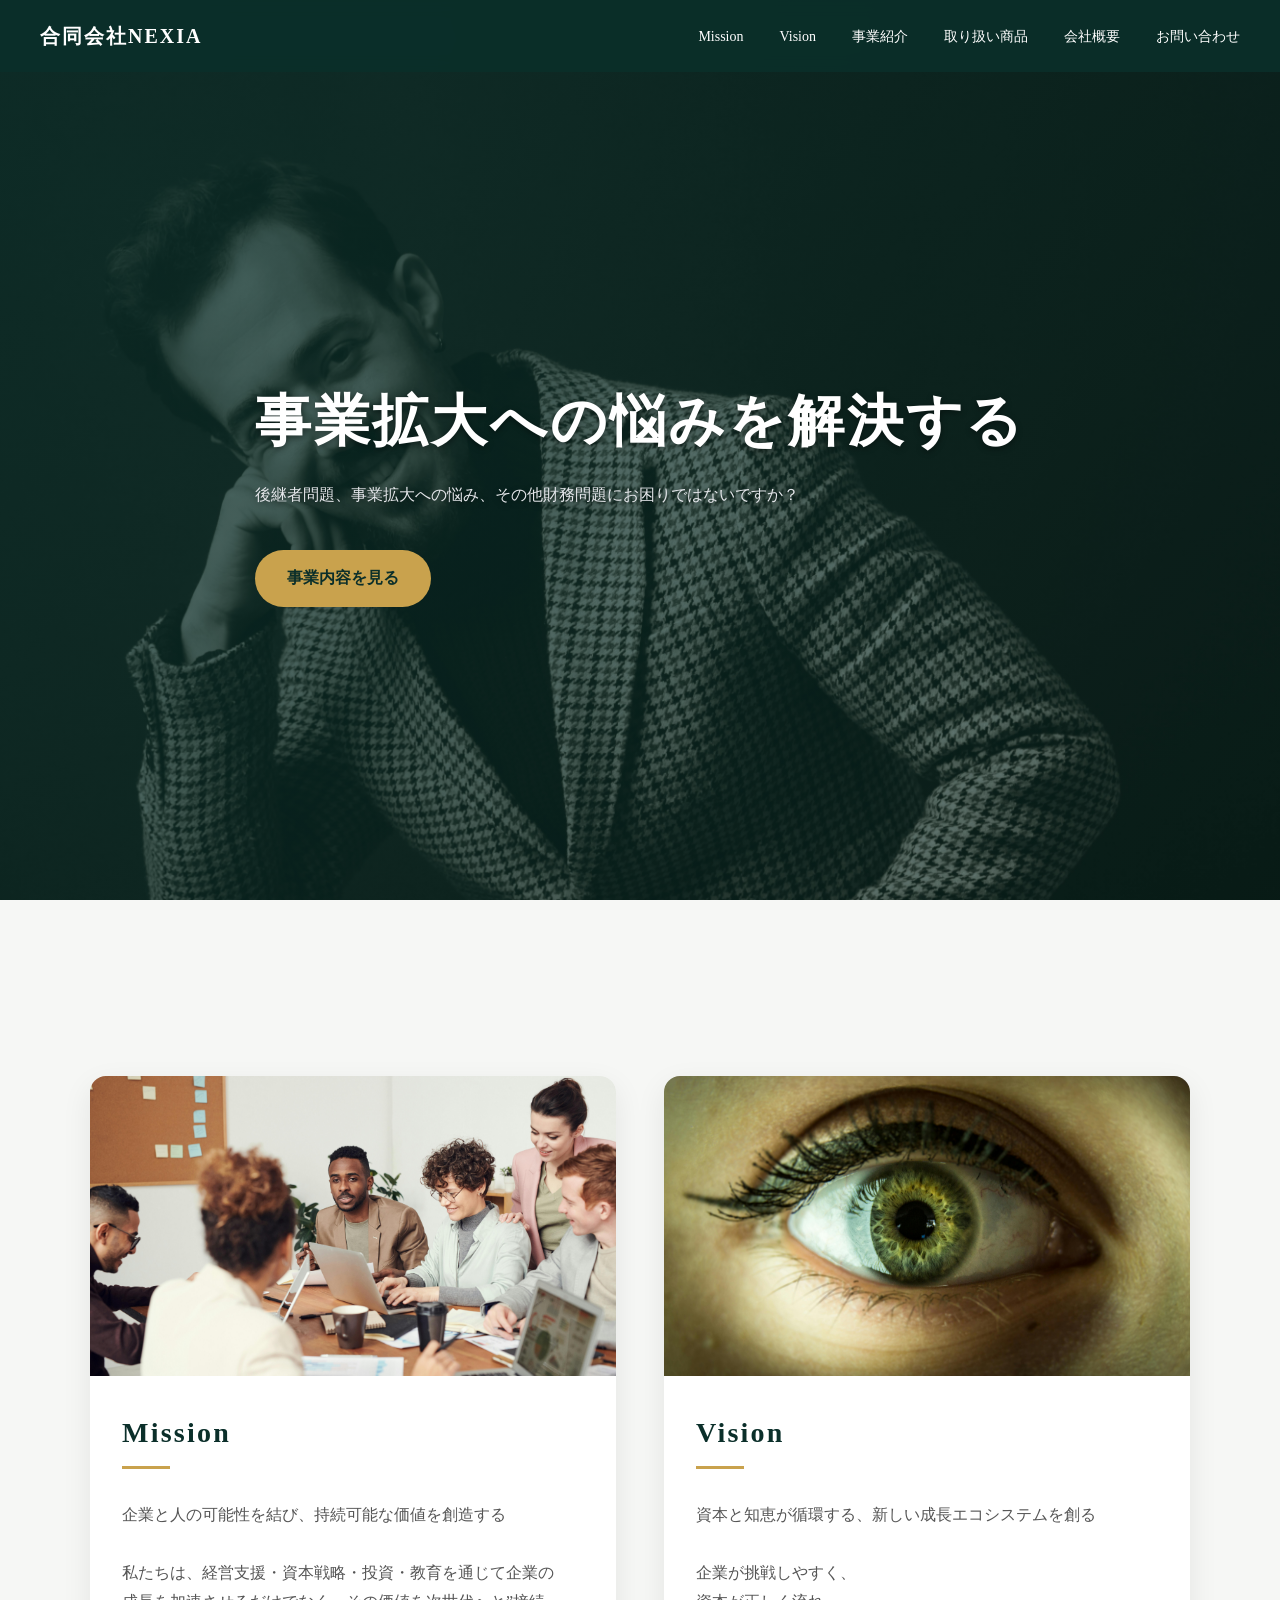
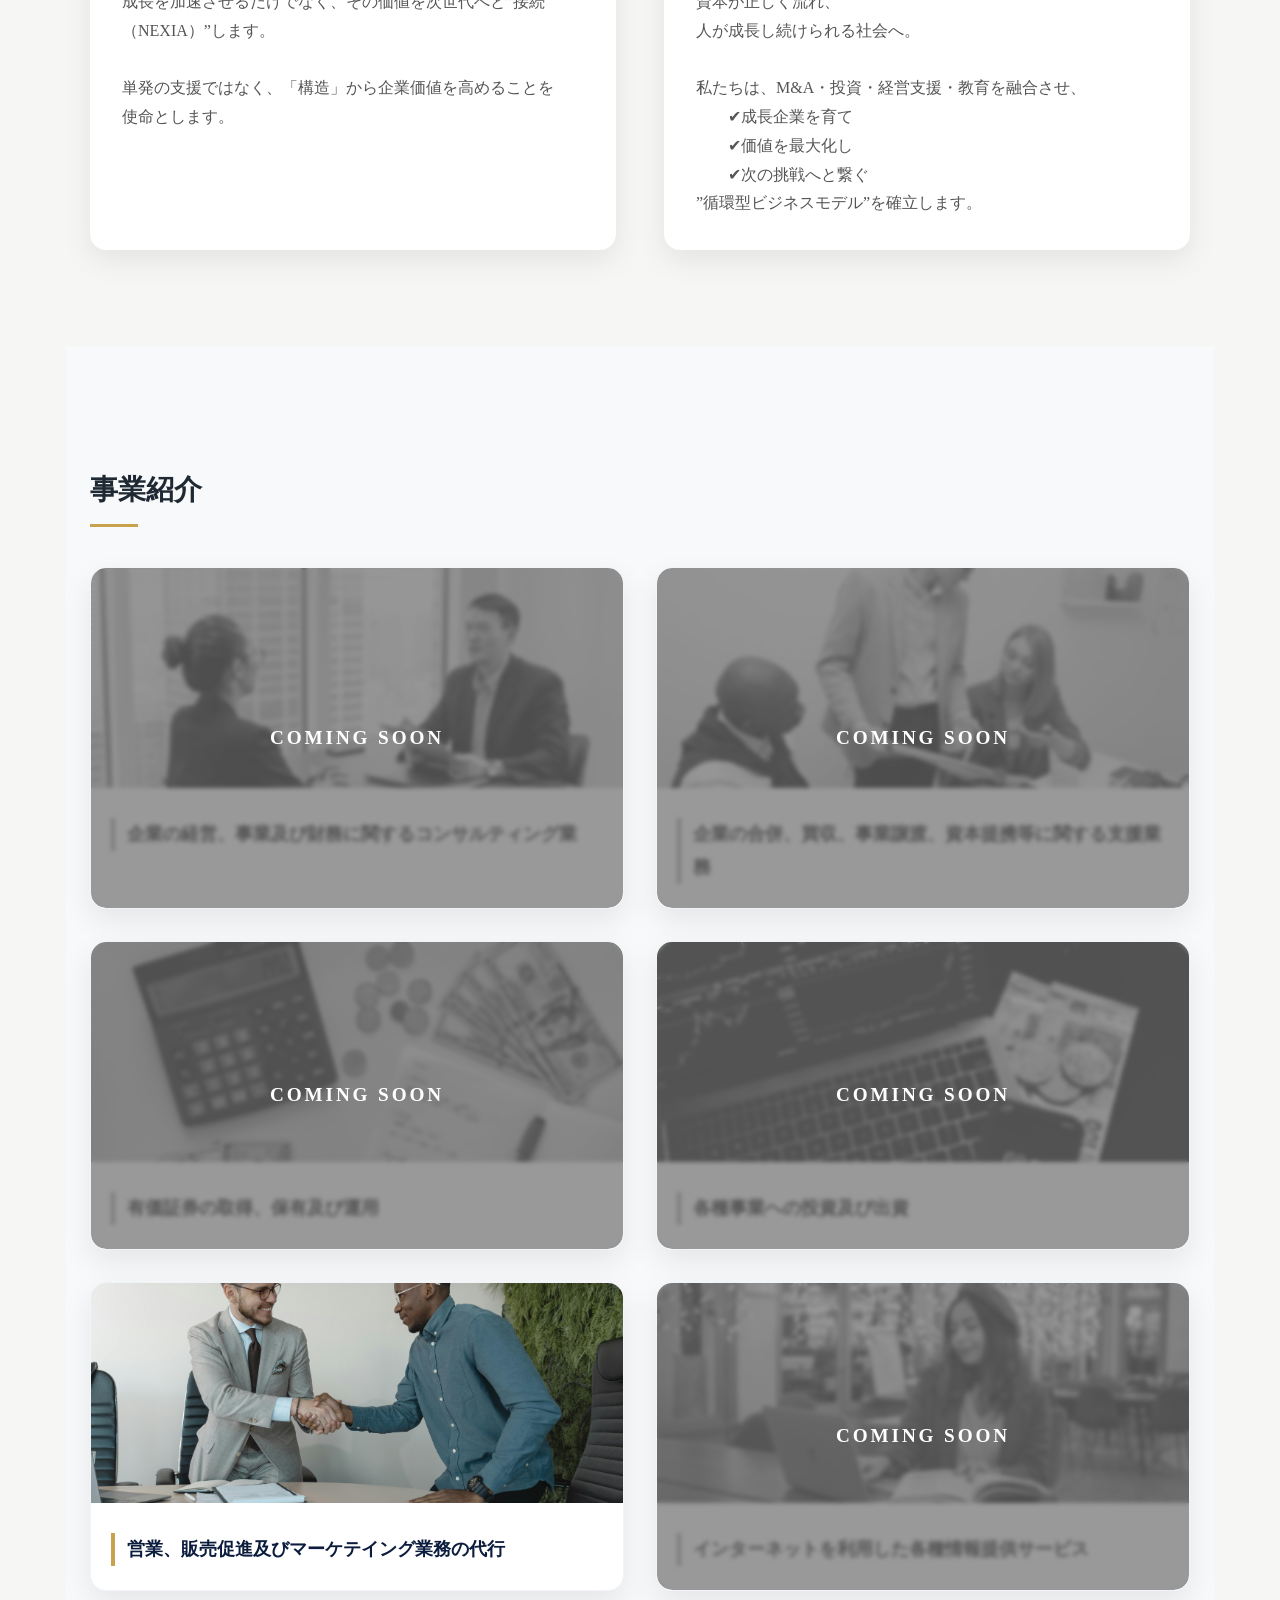
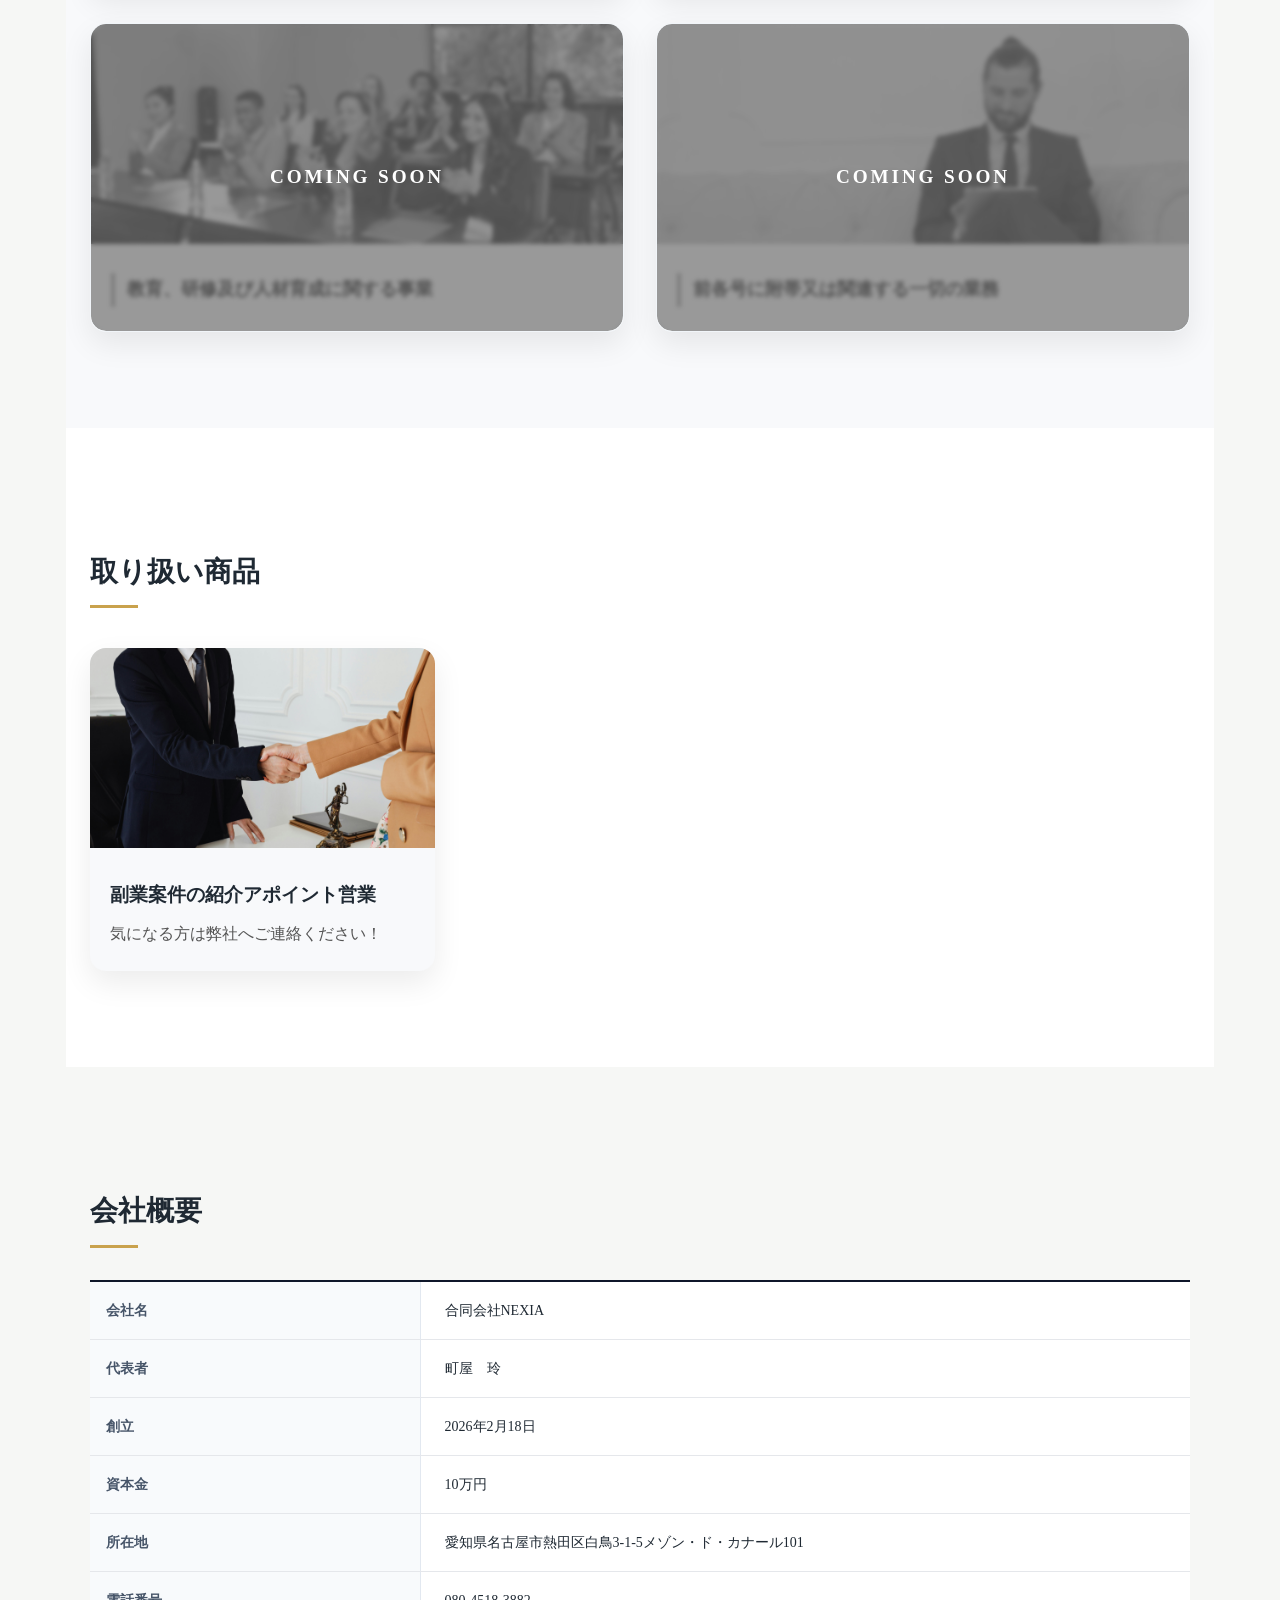
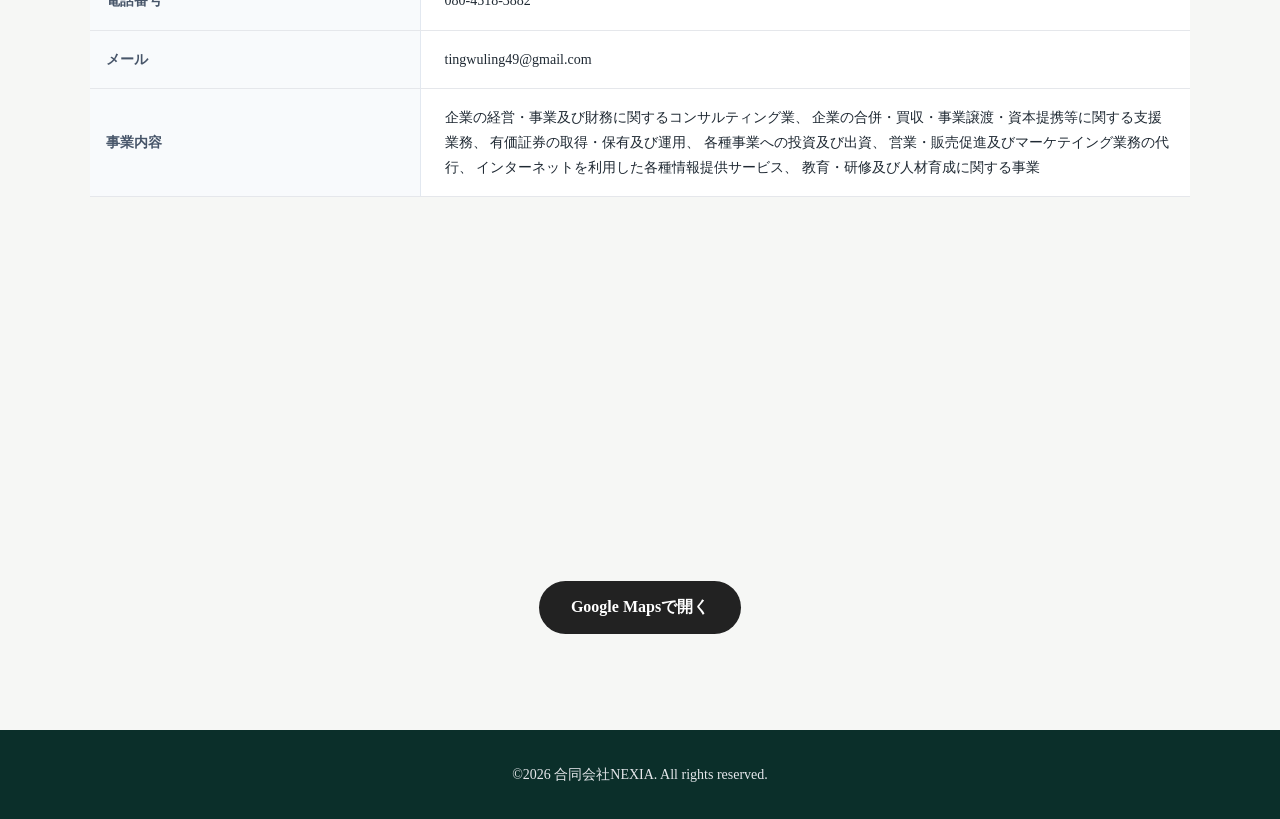
<file: index.html>
<!DOCTYPE html>
<html lang="ja">
    <head>
        <meta charset="UTF-8">
        <title>合同会社NEXIA</title>
        <meta name="viewport" content="width=device-width, initial-scale-1.0">
        <link rel="stylesheet" href="css/style.css">
        <link rel="preconnect" href="https://fonts.googleapis.com">
        <link rel="preconnect" href="https://fonts.gstatic.com" crossorigin>
        <link href="https://fonts.googleapis.com/css2?family=Noto+Sans+JP:wght@400;700&display=swap" rel="stylesheet">
    </head>

    <body>

        <header class="header">
            <div class="company-name">合同会社NEXIA</div>

            <!-- PC用メニュー -->
             <nav class="pc-nav">
                <a href="#mission">Mission</a>
                <a href="#vision">Vision</a>
                <a href="#service">事業紹介</a>
                <a href="#products">取り扱い商品</a>
                <a href="#company">会社概要</a>
                <a href="contact.html">お問い合わせ</a>
             </nav>
            
            <!-- スマホ用メニューボタン -->
             <button class="menu-btn" id="menuBtn">≡</button>
        </header>

        <!-- メニュー（スマホ用） -->
         <div class="overlay" id="overlay"></div>
         <nav class="menu" id="menu">
            <div class="menu-header">
                <div class="logo">合同会社NEXIA</div>
                <button class="close-btn" id="closeBtn">✕</button>
            </div>
            <ul>
                <li><a href="#mission">Mission</a></li>
                <li><a href="#vision">Vision</a></li>
                <li><a href="#service">事業紹介</a></li>
                <li><a href="#products">取り扱い商品</a></li>
                <li><a href="#company">会社概要</a></li>
                <li><a href="contact.html">お問い合わせ</a></li>
            </ul>
         </nav>
        
        <section class="hero">
            <div class="hero-inner">
                <span class="hero-subtitle">　</span>
                <h1>
                    事業拡大への悩みを解決する<br>
                    
                </h1>
                <p>
                    後継者問題、事業拡大への悩み、その他財務問題にお困りではないですか？   
                </p>
                <a href="#service" class="hero-btn">事業内容を見る</a>
            </div>
        </section>
        
        <main>
            <section class="mv-section">

                <div class="mv-card" id="mission">
                    <div class="mv-image">
                        <img src="images/Mission.jpg" alt="Mission">
                    </div>
                    <div class="mv-content">
                        <h2>Mission</h2>
                        <p>
                            企業と人の可能性を結び、持続可能な価値を創造する<br>
                            　<br>
                            私たちは、経営支援・資本戦略・投資・教育を通じて企業の<br>
                            成長を加速させるだけでなく、その価値を次世代へと”接続（NEXIA）”します。<br>
                            　<br>
                            単発の支援ではなく、「構造」から企業価値を高めることを<br>
                            使命とします。
                        </p>
                    </div>
                </div>

                <div class="mv-card" id="vision">
                    <div class="mv-image">
                        <img src="images/Vision.jpg" alt="Vision">
                    </div>
                    <div class="mv-content">
                        <h2>Vision</h2>
                        <p>
                            資本と知恵が循環する、新しい成長エコシステムを創る<br>
                            　<br>
                            企業が挑戦しやすく、<br>
                            資本が正しく流れ、<br>
                            人が成長し続けられる社会へ。<br>
                            　<br>
                            私たちは、M&A・投資・経営支援・教育を融合させ、<br>
                            　　✔成長企業を育て<br>
                            　　✔価値を最大化し<br>
                            　　✔次の挑戦へと繋ぐ<br>
                            ”循環型ビジネスモデル”を確立します。
                        </p>
                    </div>
                </div>

            </section>

            <section id="service">
                <h2>事業紹介</h2>

                    <div class="service-cards">

                        <div class="service-card coming-soon">
                            <img src="images/service1.jpg" alt="企業の経営、事業及び財務に関するコンサルティング業">
                                <h3>企業の経営、事業及び財務に関するコンサルティング業</h3>
                                    <p>
                                        
                                        
                                    </p>
                            <div class="coming-overlay">
                                COMING SOON
                            </div>
                        </div>

                        <div class="service-card coming-soon">
                            <img src="images/service2.jpg" alt="企業の合併、買収、事業譲渡、資本提携等に関する支援業務">
                                <h3>企業の合併、買収、事業譲渡、資本提携等に関する支援業務</h3>
                                    <p>
                                        
                                        
                                    </p>
                            <div class="coming-overlay">
                                COMING SOON
                            </div>
                        </div>

                        <div class="service-card coming-soon">
                            <img src="images/service3.jpg" alt="有価証券の取得、保有及び運用">
                                <h3>有価証券の取得、保有及び運用</h3>
                                    <p>
                                        
                                        
                                    </p>
                            <div class="coming-overlay">
                                COMING SOON
                            </div>
                        </div>

                        <div class="service-card coming-soon">
                            <img src="images/service4.jpg" alt="各種事業への投資及び出資">
                                <h3>各種事業への投資及び出資</h3>
                                    <p>
                                        
                                        
                                    </p>
                            <div class="coming-overlay">
                                COMING SOON
                            </div>
                        </div>

                        <div class="service-card">
                            <img src="images/service5.jpg" alt="営業、販売促進及びマーケテイング業務の代行">
                                <h3>営業、販売促進及びマーケテイング業務の代行</h3>
                                    <p>
                                        
                                        
                                    </p>
                        </div>

                        <div class="service-card coming-soon">
                            <img src="images/service6.jpg" alt="インターネットを利用した各種情報提供サービス">
                                <h3>インターネットを利用した各種情報提供サービス</h3>
                                    <p>
                                        
                                        
                                    </p>
                            <div class="coming-overlay">
                                COMING SOON
                            </div>
                        </div>

                        <div class="service-card coming-soon">
                            <img src="images/service7.jpg" alt="教育、研修及び人材育成に関する事業">
                                <h3>教育、研修及び人材育成に関する事業</h3>
                                    <p>
                                        
                                        
                                    </p>
                            <div class="coming-overlay">
                                COMING SOON
                            </div>
                        </div>

                        <div class="service-card coming-soon">
                            <img src="images/service8.jpg" alt="前各号に附帯又は関連する一切の業務">
                                <h3>前各号に附帯又は関連する一切の業務</h3>
                                    <p>
                                        
                                        
                                    </p>
                            <div class="coming-overlay">
                                COMING SOON
                            </div>
                        </div>

                    </div>
            </section>

            <section id="products" class="products-section">
                <h2>取り扱い商品</h2>

                    <div class="products-grid">
                        <div class="product-card">
                            <img src="images/product1.jpg" alt="副業案件の紹介アポイント営業">
                                <h3>副業案件の紹介アポイント営業</h3>
                                    <p>気になる方は弊社へご連絡ください！</p>
                        </div>
                    </div>
            </section>

            <section id="company">
                <h2>会社概要</h2>
                <table>
                    <tr><th>会社名</th><td>合同会社NEXIA</td></tr>
                    <tr><th>代表者</th><td>町屋　玲</td></tr>
                    <tr><th>創立</th><td>2026年2月18日</td></tr>
                    <tr><th>資本金</th><td>10万円</td></tr>
                    <tr><th>所在地</th><td>愛知県名古屋市熱田区白鳥3-1-5メゾン・ド・カナール101</td></tr>
                    <tr><th>電話番号</th><td>080-4518-3882</td></tr>
                    <tr><th>メール</th><td>tingwuling49@gmail.com</td></tr>
                    <tr><th>事業内容</th><td>企業の経営・事業及び財務に関するコンサルティング業、
                                            企業の合併・買収・事業譲渡・資本提携等に関する支援業務、
                                            有価証券の取得・保有及び運用、
                                            各種事業への投資及び出資、
                                            営業・販売促進及びマーケテイング業務の代行、
                                            インターネットを利用した各種情報提供サービス、
                                            教育・研修及び人材育成に関する事業</td></tr>
                </table>

                <div class="map">
                    <iframe
                       src="https://www.google.com/maps?q=愛知県名古屋市熱田区白鳥3-1-5メゾン・ド・カナール101&output=embed"
                       loading="lazy"
                       referrerpolicy="no-referrer-when-downgrade">
                    </iframe>
                </div>

                <div class="map-button">
                    <div class="map">
                        <a
                          href="https://www.google.com/maps/search/?api=1&query=愛知県名古屋市熱田区白鳥3-1-5%20メゾン・ド・カナール%20101"
                          target="_blank"
                          rel="noopener">
                          Google Mapsで開く
                        </a>
                </div>
            </section>
        </main>

        <footer class="footer">
            ©2026 合同会社NEXIA. All rights reserved.
        </footer>

        <script src="js/script.js"></script>
    </body>
</html>
</file>
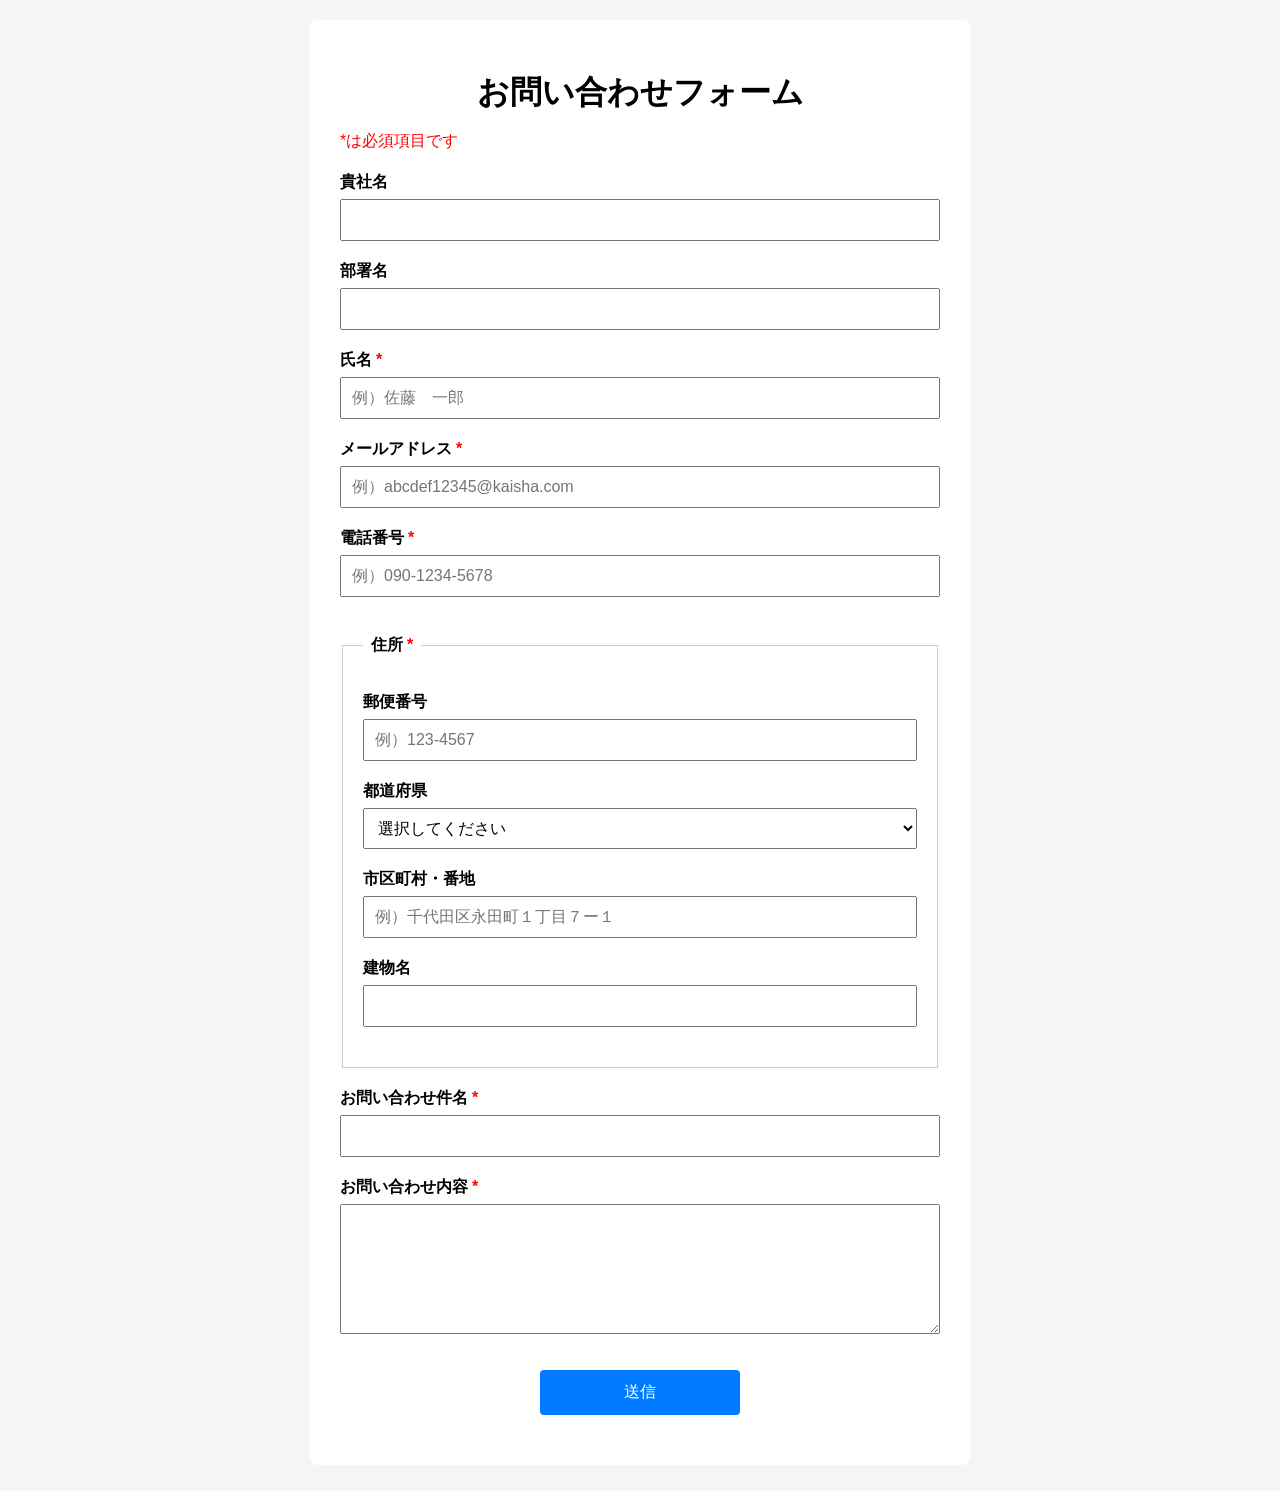
<file: contact.html>
<!DOCTYPE html>
<html lang="ja">
<head>
    <meta charset="UTF-8">
    <title>お問い合わせフォーム</title>
    <style>
       /* 全体 */
        body {
            font-family: Arial, sans-serif;
            background-color: #f5f5f5;
            margin: 0;
            padding: 20px;
        }

        .container {
            max-width: 600px;
            margin: 0 auto;
            background-color: #fff;
            padding: 30px;
            border-radius: 8px;
        }

        h1 {
            text-align: center;
            margin-bottom: 10px;
        }

        .required-note {
            color: red;
            margin-bottom: 20px;
        }
       /* フォーム */
        .form-group {
            margin-bottom: 20px;
        }

        label {
            display: block;
            margin-bottom: 6px;
            font-weight: bold;
        }

        .form-group:not(:first-child) label {
            margin-top: 16px;
        }

        .required {
            color: red;
            margin-left: 4px;
        }

        input,
        select,
        textarea {
            width: 100%;
            padding: 10px;
            box-sizing: border-box;
            font-size: 16px;
        }

        textarea {
            resize: vertical;
        }

       /* エラー表示 */
        .error {
            border: 2px solid red;
        }

        .error-message {
            color: red;
            font-size: 0.9em;
            margin-top: 4px;
        }

       /* 住所 */
        fieldset {
            border: 1px solid #ccc;
            padding: 20px;
            margin-bottom: 20px;
        }

        legend {
            padding: 0 8px;
            font-weight: bold;
        }

       /* 送信ボタン */

        button {
            -webkit-appearance: none;
            appearance: none;
            width: 100%;
            padding: 12px;
            font-size: 16px;
            background-color: #007bff;
            color: #fff;
            border: none;
            border-radius: 4px;
            cursor: pointer;
        }

        button:hover {
            opacity: 0.9;
        }

        .form-submit {
            margin-top: 32px;
            text-align: center;
        }

        .form-submit button {
            width: auto;
            min-width: 200px;
            padding: 12px 40px;
        }

       /* スマホ微調整 */
        @media screen and (max-width: 480px) {
            .container {
                padding: 20px
            }
        }
    </style>
</head>
<body>

<div class="container">

    <h1>お問い合わせフォーム</h1>

    <!-- 必須項目説明 -->
     <p class="required-note">*は必須項目です</p>

    <form id="contactForm" action="send.php" method="post">

        <!-- 貴社名 -->
         <div class="form-group">
            <label for="company">貴社名</label>
            <input type="text" id="company" name="company">
         </div>
        
        <!-- 部署名 -->
         <div class="form-group">
            <label for="department">部署名</label>
            <input type="text" id="department" name="department">
         </div>
        
        <!-- 氏名（必須） -->
         <div class="form-group">
            <label for="name">
                氏名<span class="required">*</span>
            </label>
            <input type="text" id="name" name="name" data-label="氏名" placeholder="例）佐藤　一郎">
            <div class="error-message"></div>
         </div>
        
        <!-- メールアドレス（必須） -->
         <div class="form-group">
            <label for="email">
                メールアドレス<span class="required">*</span>
            </label>
            <input type="email" id="email" name="email" data-label="メールアドレス" placeholder="例）abcdef12345@kaisha.com">
            <div class="error-message"></div>
         </div>
        
        <!-- 電話番号（必須） -->
         <div class="form-group">
            <label for="tel">
                電話番号<span class="required">*</span>
            </label>
            <input type="tel" id="tel" name="tel" data-label="電話番号" placeholder="例）090-1234-5678">
            <div class="error-message"></div>
         </div>
        
        <!-- 住所（必須） -->
         <p>  </p><br>  <!-- 電話番号と住所の間を一行空けたいから。 -->
         <fieldset>
            <legend>
                住所<span class="required">*</span>
            </legend>

            <!-- 郵便番号 -->
             <div class="form-group">
                <label for="zip">郵便番号</label>
                <input type="text" id="zip" name="zip" data-label="郵便番号" placeholder="例）123-4567">
                <div class="error-message"></div>
             </div>

             <!-- 都道府県 -->
              <div class="form-group">
                <label for="prefecture">都道府県</label>
                <select id="prefecture" name="prefecture" data-label="都道府県">
                    <option value="">選択してください</option>
                    <option>北海道</option>
                    <option>青森県</option>
                    <option>岩手県</option>
                    <option>宮城県</option>
                    <option>秋田県</option>
                    <option>山形県</option>
                    <option>福島県</option>
                    <option>茨城県</option>
                    <option>栃木県</option>
                    <option>群馬県</option>
                    <option>埼玉県</option>
                    <option>千葉県</option>
                    <option>東京都</option>
                    <option>神奈川県</option>
                    <option>新潟県</option>
                    <option>富山県</option>
                    <option>石川県</option>
                    <option>福井県</option>
                    <option>山梨県</option>
                    <option>長野県</option>
                    <option>岐阜県</option>
                    <option>静岡県</option>
                    <option>愛知県</option>
                    <option>三重県</option>
                    <option>滋賀県</option>
                    <option>京都府</option>
                    <option>大阪府</option>
                    <option>兵庫県</option>
                    <option>奈良県</option>
                    <option>和歌山県</option>
                    <option>鳥取県</option>
                    <option>島根県</option>
                    <option>岡山県</option>
                    <option>広島県</option>
                    <option>山口県</option>
                    <option>徳島県</option>
                    <option>香川県</option>
                    <option>愛媛県</option>
                    <option>高知県</option>
                    <option>福岡県</option>
                    <option>佐賀県</option>
                    <option>長崎県</option>
                    <option>熊本県</option>
                    <option>大分県</option>
                    <option>宮崎県</option>
                    <option>鹿児島県</option>
                    <option>沖縄県</option>
                </select>
                <div class="error-message"></div>
              </div>
            
             <!-- 市区町村・番地 -->
              <div class="form-group">
                <label for="address1">市区町村・番地</label>
                <input type="text" id="address1" name="address1" data-label="市区町村・番地" placeholder="例）千代田区永田町１丁目７ー１">
                <div class="error-message"></div>
              </div>
            
             <!-- 建物名 -->
              <div class="form-group">
                <label for="address2">建物名</label>
                <input type="text" id="address2" name="address2">
              </div>
        
         </fieldset>
        
        <!-- お問い合わせ件名（必須） -->
         <div class="form-group">
            <label for="subject">
                お問い合わせ件名<span class="required">*</span>
            </label>
            <input type="text" id="subject" name="subject" data-label="お問い合わせ件名">
            <div class="error-message"></div>
         </div>
        
        <!-- お問い合わせ内容（必須） -->
         <div class="form-group">
            <label for="message">
                お問い合わせ内容<span class="required">*</span>
            </label>
            <textarea id="message" name="message" rows="6" data-label="お問い合わせ内容"></textarea>
            <div class="error-message"></div>
         </div>
        
        <!-- 送信ボタン -->
         <div class="form-group form-submit">
            <button type="submit">送信</button>
         </div>

    </form>

</div>

    <script>
        document.getElementById("contactForm").addEventListener("submit", function (e) {
            e.preventDefault();

            let isValid = true;

            const requiredFields = document.querySelectorAll(
                '[name="name"], [name="email"], [name="tel"], [name="zip"], [name="prefecture"], [name="address1"], [name="subject"], [name="message"]'
            );

            requiredFields.forEach(field => {
                const errorMessage = field.nextElementSibling;
                field.classList.remove("error");
                errorMessage.textContent = "";

                if (!field.value.trim()) {
                    field.classList.add("error");
                    errorMessage.textContent = field.dataset.label + "を入力してください。";
                    isValid = false;
                }
            });

            if (isValid) {
                alert("送信成功（※実際の送信処理は未実装です）");
                this.reset();
            }
        });
    </script>

</body>
</html>
</file>
<file: css/style.css>
/* =========================
   Base & Typography
========================= */
body {
  margin: 0;
  font-family: "Noto Sans JP", "Helvetica Neue" Arial, sans-serif;
  line-height: 1.8;
  color: #1f2933; /* 本文文字の色 */
  background: #f6f7f5; /* オフホワイト */
  -webkit-font-smoothing: antialiased;
  overflow-y: scroll; /* ← スクロールバー対策だが任意 */
}

a {
  color: inherit;
}

/* =========================
   Header （より透明感のあるデザインへ）
========================= */
.header {
  position: fixed;
  top: 0;
  left: 0;
  right: 0; /* ← widthを使わない（スクロールバー対策） */
  height: 72px;
  background: rgba(11,47,42,0.95);
  backdrop-filter: blur(8px); /* 背景をぼかす */
  color: #fff;
  display: flex;
  align-items: center;
  justify-content: space-between;
  padding: 0 40px;
  box-sizing: border-box; /* ← 超重要（スクロールバー対策） */
  z-index: 1000;
}

.company-name {
  font-size: 20px;
  font-weight: bold;
  letter-spacing: 0.1em;
}

/* PCナビ */
.pc-nav {
  display: none;
}

.pc-nav a {
  margin-left: 32px;
  font-size: 14px;
  text-decoration: none;
  color: #fff;
  position: relative;
}

.pc-nav a::after {
  content: "";
  position: absolute;
  left: 0;
  bottom: -6px;
  width: 0;
  height: 2px;
  background: #c9a24d; /* 金色（控えめゴールド）のラインで高級感UP */
  transition: width 0.3s;
}

.pc-nav a:hover::after {
  width: 100%;
}

/* =========================
   Menu Button
========================= */
.menu-btn,
.close-btn {
  width: 44px;
  height: 44px;
  background: none;
  border: none;
  color: #fff;
  font-size: 26px;
  cursor: pointer;
}

/* =========================
   Overlay
========================= */
.overlay {
  position: fixed;
  inset: 0;
  background: rgba(0, 0, 0, 0.5);
  opacity: 0;
  visibility: hidden;
  transition: opacity 0.3s ease;
  z-index: 1500;
}

.overlay.active {
  opacity: 1;
  visibility: visible;
}

/* =========================
   Slide Menu
========================= */
.menu {
  position: fixed;
  top: 0;
  right: 0; /* スクロールバー対策 */
  width: 280px;
  height: calc(100vh - 32px);
  margin-top: 16px;
  background: #111827;
  color: #fff;
  border-radius: 16px;
  box-shadow: 0 20px 40px rgba(0, 0, 0, 0.4);
  transform: translateX(120%);
  opacity: 0;
  transition: transform 0.4s ease, opacity 0.3s ease;
  z-index: 2000;
}

.menu.open {
  transform: translateX(0);
  opacity: 1;
}

.menu-header {
  display: flex;
  justify-content: space-between;
  align-items: center;
  padding: 20px;
  border-bottom: 1px solid rgba(255, 255, 255, 0.1);
}

.logo {
  font-weight: bold;
  letter-spacing: 0.05em;
}

.menu ul {
  list-style: none;
  padding: 24px 0;
  margin: 0;
  text-align: center;
}

.menu li {
  margin: 20px 0;
}

.menu a {
  font-size: 18px;
  text-decoration: none;
  color: #e5e7eb;
  transition: color 0.3s;
}

.menu a:hover {
  color: #c9a24d;
}

/* =========================
   Hero
========================= */
.hero {
  max-width: none; /* ヒーローエリアの横幅制限を解除 */
  width: 100%;
  min-height: 100vh;
  margin: 0;
  padding: 0;
  background-image: url("../images/business.jpg");
  background-size: cover;
  background-position: center;
  background-repeat: no-repeat;
  position: relative;
  z-index: 0;
  display: flex;
  align-items: center;
  background-attachment: fixed; /* パララックス効果 */
}

.hero::before {
  content: "";
  position: absolute;
  inset: 0;
  background: linear-gradient(135deg, rgba(11, 47, 42, 0.85) 0%, rgba(11, 47, 42, 0.5) 100%);
}

/* ↑ ヒーローエリアの画像を暗くして文字を読みやすくするもの。 */

.hero-inner {
  position: relative;
  z-index: 1;
  max-width: 1100px;
  margin: 0 auto;
  padding: 160px 24px 140px;
  color: #fff;
}

.hero,
.hero * {
  box-sizing: border-box;
}

.hero-subtitle {
  display: block;
  font-size: 14px;
  font-weight: bold;
  color: #c9a24d;
  letter-spacing: 0.3em;
  margin-bottom: 16px;
  text-transform: uppercase;
}

.hero h1 {
  font-size: clamp(32px, 5vw, 56px);
  line-height: 1.3;
  margin-bottom: 24px;
  letter-spacing: 0.05em;
  font-weight: 700;
  text-shadow: none; /* モダンなデザインでは影を消すか薄くする */
}

.hero p {
  font-size: 16px;
  line-height: 1.8;
  max-width: 600px;
  margin-bottom: 40px;
  color: #e5e7eb;
}

.hero h1,
.hero p {
  text-shadow: 0 2px 6px rgba(0,0,0,0.4);
}

.hero-btn {
  display: inline-block;
  padding: 14px 32px;
  background: #c9a24d;
  color: #0b2f2a; /* 深いグリーン */
  text-decoration: none;
  font-weight: bold;
  border-radius: 999px;
  transition: background 0.3s;
}

.hero-btn:hover {
  transform: translateY(-2px);
  box-shadow: 0 10px 24px rgba(56, 189, 248, 0.4);
  background: #b8923f;
}

/* =========================
   Main
========================= */
main {
  padding-top: 80px;
}

/* セクション共通 */
section {
  max-width: 1100px;
  margin: 0 auto;
  padding: 96px 24px;
}

section h2 {
  font-size: 28px;
  margin-bottom: 24px;
  position: relative;
}

section h2::after {
  content: "";
  display: block;
  width: 48px;
  height: 3px;
  background: #c9a24d;
  margin-top: 8px;
}

section p {
  font-size: 16px;
  color: #444;
}

/* =========================
   Mission / Vision (カードデザインの強化)
========================= */
.mv-section {
  display: flex;
  flex-direction: column;
  gap: 32px;
}

.mv-card {
  background: #ffffff;
  border-radius: 16px;
  overflow: hidden;
  box-shadow: 0 10px 30px rgba(0,0,0,0.08);
  transition: transform 0.4s cubic-bezier(0.165, 0.84, 0.44, 1);
  border: none;
}

.mv-card:hover {
  transform: translateY(-10px);
  box-shadow: 0 20px 40px rgba(15, 23, 42, 0.1);
}

.mv-image img {
  width: 100%;
  height: 240px;
  object-fit: cover;
  display: block;
}

.mv-content {
  padding: 32px;
}

.mv-content h2 {
  margin: 0 0 16px;
  font-size: 28px;
  letter-spacing: 0.08em;
  color: #0b2f2a;
  display: inline-block;
  padding-bottom: 8px;
  margin-bottom: 24px;
}

.mv-content p {
  margin: 0;
  line-height: 1.8;
  color: #555;
}


/* =========================
   Service（事業紹介）（グリッドと装飾）
========================= */

#service {
  background: #f8f9fb;
}

.service-cards {
  display: grid;
  grid-template-columns: 1fr;
  gap: 24px;
  margin-top: 40px;
}

.service-card {
  background: #ffffff;
  border-radius: 16px;
  overflow: hidden;
  box-shadow: 0 12px 30px rgba(0, 0, 0, 0.08);
  transition: transform 0.3s ease, box-shadow 0.3s ease;
  border: 1px solid #f1f5f9;
}

.service-card:hover {
  transform: translateY(-6px);
  box-shadow: 0 18px 40px rgba(0, 0, 0, 0.12);
}

.service-card img {
  width: 100%;
  height: 200px;
  object-fit: cover;
}

.service-card h3 {
  font-size: 1.15rem;
  margin: 20px 20px 8px;
  color: #0b1c3d;
  font-weight: 700;
  border-left: 4px solid #c9a24d;
  padding-left: 12px;
  margin-left: 20px;
}

.service-card p {
  font-size: 0.95rem;
  line-height: 1.7;
  color: #555;
  margin: 0 20px 24px;
}

/* Coming Soon状態 */
.service-card.coming-soon {
  position: relative;
  pointer-events: none; /* クリック不可 */
}

.service-card.coming-soon img,
.service-card.coming-soon h3,
.service-card.coming-soon p {
  filter: grayscale(100%);
  opacity: 0.5;
}

/* オーバーレイ表示 */
.coming-overlay {
  position: absolute;
  inset: 0;
  display: flex;
  align-items: center;
  justify-content: center;
  font-size: 1.2rem;
  font-weight: bold;
  letter-spacing: 0.15em;
  color: #ffffff;
  background: rgba(0, 0, 0, 0.4);
  backdrop-filter: blur(2px); /* ぼかしが入る */
}

/* =========================
   PC表示：2×2レイアウト（←2×4レイアウトも7そのままでいける？）
========================= */

@media (min-width: 1024px) {
  .service-cards {
    grid-template-columns: repeat(2, 1fr);
    gap: 32px;
  }

  .service-card img {
    height: 220px;
  }
}

/* =========================
   Products（取り扱い商品）
========================= */

#products {
  background: #ffffff;
}

.products-grid {
  display: grid;
  grid-template-columns: 1fr;
  gap: 24px;
  margin-top: 40px;
}

.product-card {
  background: #f8f9fb;
  border-radius: 16px;
  overflow: hidden;
  box-shadow: 0 12px 30px rgba(0,0,0,0.08);
  transition: transform 0.3s ease, box-shadow 0.3s ease;
}

.product-card:hover {
  transform: translateY(-6px);
  box-shadow: 0 18px 40px rgba(0,0,0,0.12);
}

.product-card img {
  width: 100%;
  height: 200px;
  object-fit: cover;
}

.product-card h3 {
  margin: 20px 20px 8px;
}

.product-card p {
  margin: 0 20px 24px;
  line-height: 1.7;
  color: #555;
}

/* PC 3列 */
@media (min-width: 1024px) {
  .products-grid {
    grid-template-columns: repeat(3, 1fr);
    gap: 32px;
  }
}

/* =========================
   Company Table（モダンなリスト形式へ）
========================= */
table {
  width: 100%;
  border-collapse: collapse;
  margin-top: 32px;
  background: #fff;
  border-radius: 0;
  overflow: hidden;
  box-shadow: none;
  border-top: 2px solid #0f172a;
}

th,
td {
  padding: 16px;
  border-bottom: 1px solid #e5e7eb;
  font-size: 14px;
}

th {
  width: 30%;
  background: #f8fafc;
  color: #475569;
  font-weight: 700;
  text-align: left;
  border-right: 1px solid #e2e8f0;
}

td {
  padding-left: 24px;
}

/* =========================
   Map
========================= */
.map {
  margin-top: 32px;
  border-radius: 12px;
  overflow: visible;
  position: relative;
  z-index: 1;
}

.map iframe {
  width: 100%;
  height: 320px;
  border: 0;
  display: block;
}

.map-button {
  text-align: center;
  margin-top: 16px;
}

.map-button a {
  display: inline-block;
  padding: 12px 32px;
  background: #222;
  color: #fff;
  text-decoration: none;
  font-weight: bold;
  border-radius: 999px;
  transition: background 0.3s ease, transform 0.2s ease;
}

.map-button a:hover {
  background: #444;
  transform: translateY(-2px);
}

/* =========================
   Footer
========================= */
.footer {
  background: #0b2f2a;
  color: #e5e7eb;
  text-align: center;
  padding: 32px 16px;
  font-size: 14px;
}

/* =========================
   Mobile
========================= */
@media (max-width: 480px) {
  section {
    padding: 72px 16px;
  }

  section h2 {
    font-size: 24px;
  }

  .menu {
    width: 85%;
  }

  .hero-inner {
    padding: 120px 16px 100px;
  }

  .hero h1 {
    font-size: 32px;
  }

  .hero p {
    font-size: 16px;
  }
}

/* =========================
   PC
========================= */
@media (min-width: 1024px) {
  .menu-btn {
    display: none;
  }

  .pc-nav {
    display: block;
  }

  .menu,
  .overlay {
    display: none;
  }
  
  .mv-section {
    flex-direction: row;
    gap: 48px;
  }

  .mv-card {
    flex: 1;
  }

  .mv-image img {
    height: 300px;
  }
}


/* =========================
   Animations
========================= */
@keyframes fadeInUp {
  from {
    opacity: 0;
    transform: translateY(30px);
  }
  to {
    opacity: 1;
    transform: translateY(0);
  }
}

.hero-inner {
  animation: fadeInUp 1s ease-out;
}
</file>
